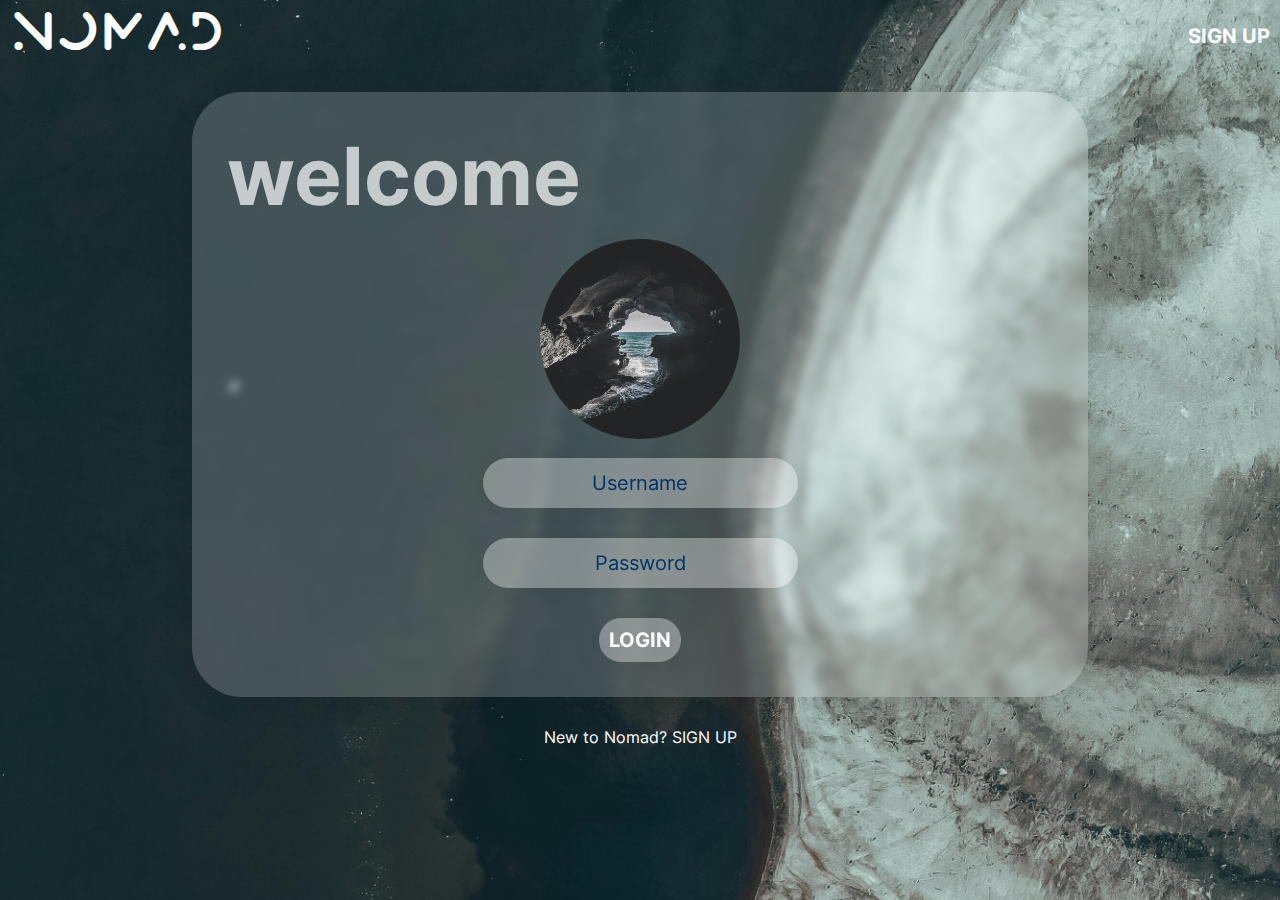
<file: develop/pages/login.html>
<!DOCTYPE html>
<html lang="en">

<head>
    <meta charset="UTF-8">
    <meta name="viewport" content="width=device-width, initial-scale=1.0">
    <link rel="stylesheet" href="../css/login.css">
    <title>NOMAD | Login</title>
</head>

<body>

    <div class="login-window">

        <div class="nav">
            <span><a href="../php/index.php">NOMAD</a></span>
            <div><a href="../pages/signup.html">SIGN UP</a></div>
        </div>

        <div class="form-container glass">
            <form id="form" action="../php/login.php" method="post">
                <h2>welcome</h2>

                <div class="avi-wrapper">
                    <img id="avatar" src="../images/default-anouar-olh.jpg" alt="Avatar">
                </div>

                <div class="loginItems">
                    <input  class="glass" placeholder="Username" type="text" name="username" id="username">
                    <p class="error" id="user-error"></p>
                </div>

                <div class="loginItems">
                    <input class="glass" placeholder="Password" type="text" name="password" id="password">
                    <p class="error" id="user-error"></p>
                </div>

                <div class="loginItems">
                    <button class="glass" id="loginButton" type="submit">LOGIN</button>
                </div>

            </form>
        </div>

        <div class="signup">
            <p>New to Nomad? <a href="../pages/signup.html">SIGN UP</a></p>
        </div>

    </div>



</body>

</html>
</file>
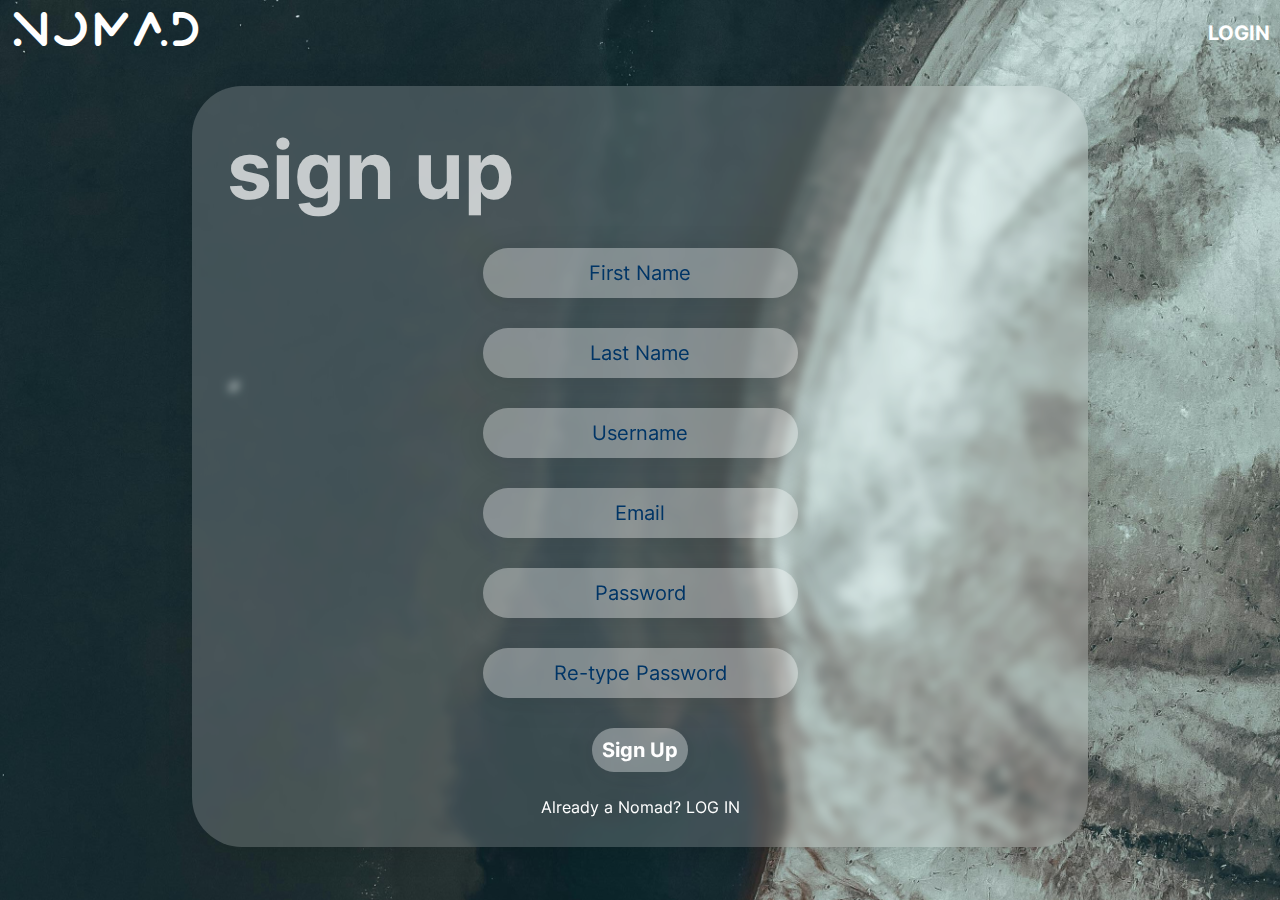
<file: develop/pages/signup.html>
<!--Names: Artin Azizi (041131883), Mohamed Dualeh (041137299), Raisa Rahman (041129634)
    Professor: Alemeseged Legesse
    File Name: signup.html
    Date: 8/11/2024
    Description: HTML file where new users can signup to make a profile.
-->
<!DOCTYPE html>
<html lang="en">

<head>
    <meta charset="UTF-8" />
    <meta name="viewport" content="width=device-width, initial-scale=1.0" />
    <meta name="description" content="Page to allow user to signup to a new profile.">
    <meta name="keywords" content="Nomad, profile, signup, new user">
    <meta name="author" content="Artin Azizi, Mohamed Dualeh, Raisa Rahman">
    <link rel="stylesheet" href="../css/signup.css" />
    <script defer src="../js/signup.js"></script>
    <title>NOMAD | SignUp</title>
</head>

<body>
    <div class="nav">
        <div>
            <span><a href="../pages/index.php">NOMAD</a></span>
        </div>
        <div><a href="../pages/login.php">LOGIN</a></div>
    </div>

    <div class="form-container glass">
        <form id="form" name="form" action="../php/signup.php" method="post">
            <h2>sign up</h2>
            <div class="signupItems">
                <input class="glass" placeholder="First Name" type="text" name="fname" id="fname" />
                <div class="error"></div>
            </div>
            <div class="signupItems">
                <input class="glass" placeholder="Last Name" type="text" name="lname" id="lname" />
                <div class="error"></div>
            </div>
            <div class="signupItems">
                <input class="glass" placeholder="Username" type="text" name="username" id="username" />
                <div class="error"></div>
            </div>
            <div class="signupItems">
                <input class="glass" placeholder="Email" type="text" name="email" id="email" />
                <div class="error"></div>
            </div>
            <div class="signupItems">
                <input class="glass" placeholder="Password" type="password" name="password" id="password" />
                <div class="error"></div>
            </div>
            <div class="signupItems">
                <input class="glass" placeholder="Re-type Password" type="password" name="passwordretype"
                    id="passwordretype" />
                <div class="error"></div>
            </div>
            <div class="signupItems">
                <button class="glass" id="signupButton" type="submit">Sign Up</button>
            </div>
        </form>
        <div class="login">
            <p>Already a Nomad? <a href="../pages/login.php">LOG IN</a></p>
        </div>
    </div>
</body>

</html>
</file>
<file: develop/css/login.css>
/* Names: Artin Azizi (041131883), Mohamed Dualeh (41137299), Raisa Rahman (041129634)
Professor: Alemeseged Legesse
File Name: login.css
Date: 8/11/2024
Description: CSS Stylesheet for login page. */

@font-face {
    font-family: alexana;
    src: url(../fonts/Alexana.ttf);
}

@font-face {
    font-family: inter;
    src: url(../fonts/Inter-VariableFont_slnt\,wght.ttf);
}

* {
    margin: 0;
    padding: 0;
    box-sizing: border-box;
    cursor: default;
}

body {
    /* image source https://www.pexels.com/photo/dark-blue-ocean-water-with-foamy-waves-6029883/ by pok rie */
    background-image: url(../images/waves-pok-rie.jpg);
    background-repeat: no-repeat;
    background-size: 100%;

}

.glass {
    /* From https://css.glass */
    background: rgba(255, 255, 255, 0.19);
    border-radius: 16px;
    box-shadow: 0 4px 30px rgba(0, 0, 0, 0.1);
    backdrop-filter: blur(5px);
    -webkit-backdrop-filter: blur(5px);
}

.login-window {
    height: 100vh;
    display: flex;
    flex-direction: column;
    align-content: space-between;
}

.nav {
    display: flex;
    flex-direction: row;
    justify-content: space-between;
    align-items: center;
    padding: 10px;
    font-family: inter;
    font-size: 20px;
}

.nav div a {
    text-decoration: none;
    color: white;
    cursor: pointer;
    font-weight: bold;
}

.nav span a {
    font-family: alexana;
    color: white;
    text-decoration: none;
    font-size: 45px;
    font-weight: 400;
    cursor: pointer;
}

.form-container {
    margin: 20px;
    padding: 20px;
    width: 70%;
    border-radius: 50px;
    margin-left: auto;
    margin-right: auto;
}

form {
    border-radius: 50px;
    display: flex;
    flex-direction: column;
    justify-content: center;
    align-items: center;
    font-family: inter;
    color: white;
}

h2 {
    padding: 15px;
    width: 100%;
    font-size: 80px;
    opacity: 70%;
}

#avatar {
    border-radius: 50%;
    width: 200px;
    height: 200px;
}

.loginItems {
    padding: 10px;
    margin: 5px;
    display: flex;
    flex-direction: column;
    align-items: center;
}

form input {
    background-color: transparent;
    border: none;
    border-radius: 50px !important;
    height: 50px;
    font-family: inter;
    font-size: 20px;
    text-align: center;
    color: #003566;
    cursor: pointer;
}

form input::placeholder {
    color: #003566;
}

.error {
    font-family: inter;
    font-size: 18px;
    font-style: italic;
}

#loginButton {
    padding: 10px;
    border-radius: 50px;
    border: none;
    font-family: inter;
    font-weight: bold;
    font-size: 20px;
    color: white;
    cursor: pointer;
    transition: 0.2s;
}

#loginButton:hover {
    background-color: #003566;
    transform: translateY(-2px);
}

.signup {
    padding: 10px;
    text-align: center;
    font-family: inter;
    color: white;
}

.signup a {
    color: white;
    text-decoration: none;
    transition: 0.2s;
}

.signup a:hover {
    color: #003566;
    cursor: pointer;
}

@media only screen and (max-width: 750px) {

    h2{
        font-size: 35px;
    }

     .form-container{
        width: 90%;
    }

    form input{
        font-size: 15px;
    }

    .nav div a, .nav span a{
        font-size: 20px;
    }

    #loginButton{
        font-size: 15px;
    }

    body{
        background-size: 300%;
        background-position: center center;
    } 
}

    @media screen and (max-width: 600px) {

        .form-container{
            width: 90%;
        }
    
        h2{
            font-size: 25px;
        }
    
        form input{
            font-size: 15px;
        }
    
        .nav div a, .nav span a{
            font-size: 15px;
        }
    
        #loginButton{
            font-size: 15px;
        }
    
        body{
            background-size: 500%;
            background-position: center center;
            
        }


}
</file>
<file: develop/css/signup.css>
/* Names: Artin Azizi (041131883), Mohamed Dualeh (41137299), Raisa Rahman (041129634)
Professor: Alemeseged Legesse
File Name: signup.css
Date: 8/11/2024
Description: CSS Stylesheet for signup page. */

@font-face {
    font-family: alexana;
    src: url(../fonts/Alexana.ttf);
}

@font-face {
    font-family: inter;
    src: url(../fonts/Inter-VariableFont_slnt\,wght.ttf);
}

* {
    margin: 0;
    padding: 0;
    box-sizing: border-box;
    cursor: default;
}

body {
    background-image: url(../images/waves-pok-rie.jpg);
    background-repeat: no-repeat;
    background-size: 100%;
}

.glass {
    /* From https://css.glass */
    background: rgba(255, 255, 255, 0.19);
    border-radius: 16px;
    box-shadow: 0 4px 30px rgba(0, 0, 0, 0.1);
    backdrop-filter: blur(5px);
    -webkit-backdrop-filter: blur(5px);
}

.signup-window {
    height: 100vh;
}

.nav {
    display: flex;
    flex-direction: row;
    justify-content: space-between;
    align-items: center;
    padding: 10px;

}

.nav div a {
    font-family: inter;
    color: white;
    text-decoration: none;
    font-weight: bold;
    font-size: 20px;
    cursor: pointer;
}

.nav span a {
    font-family: alexana;
    text-decoration: none;
    color: white;
    font-size: 40px;
    cursor: pointer;
    font-weight: 400;
}

.form-container {
    margin: 20px;
    padding: 20px;
    width: 70%;
    margin-left: auto;
    margin-right: auto;
    border-radius: 50px;
}

form {
    border-radius: 50px;
    display: flex;
    flex-direction: column;
    align-items: center;
}

h2 {
    padding: 15px;
    width: 100%;
    font-family: inter;
    font-size: 80px;
    color: white;
    opacity: 70%;
}

.signupItems {
    display: flex;
    flex-direction: column;
    justify-content: center;
    align-items: center;
    text-align: center;
    padding: 10px;
    margin: 5px;
    text-align: center;
}

form input {
    text-align: center;
    background-color: transparent;
    border: none;
    height: 50px;
    border-radius: 50px !important;
    font-family: inter;
    font-size: 20px;
    cursor: pointer;
}

.error {
    color: tomato;
    font-size: 20px;
    text-align: center;
    font-family: inter;
    font-weight: bold;
}

input.error {
    border: solid tomato 2px;
}

form input::placeholder {
    color: #003566;
}

#signupButton {
    padding: 10px;
    border-radius: 50px;
    border: none;
    font-family: inter;
    font-weight: bold;
    font-size: 20px;
    color: white;
    cursor: pointer;
    transition: 0.2s;
}

#signupButton:hover {
    background-color: #003566;
    transform: translateY(-2px);
}

.login {
    padding: 10px;
    text-align: center;
    font-family: inter;
    color: white;
}

.login a {
    color: white;
    text-decoration: none;
    transition: 0.2s;
}

.login a:hover {
    color: #003566;
    cursor: pointer;
}

@media screen and (max-width: 600px) {

    .form-container{
        width: 90%;
    }

    h2{
        font-size: 35px;
    }

    form input{
        font-size: 15px;
    }

    .nav div a, .nav span a{
        font-size: 20px;
    }

    #signupButton{
        font-size: 15px;
    }

    .error{
        font-size: 15px;
    }

    body{
        background-size: 300%;
        background-position: center center;
    }
}

    @media screen and (max-width: 330px) {

        .form-container{
            width: 90%;
        }
    
        h2{
            font-size: 25px;
        }
    
        form input{
            font-size: 15px;
        }
    
        .nav div a, .nav span a{
            font-size: 15px;
        }
    
        #signupButton{
            font-size: 15px;
        }
    
        .error{
            font-size: 10px;
        }
    
        body{
            background-size: 500%;
            background-position: center center;
            
        }
}
</file>
